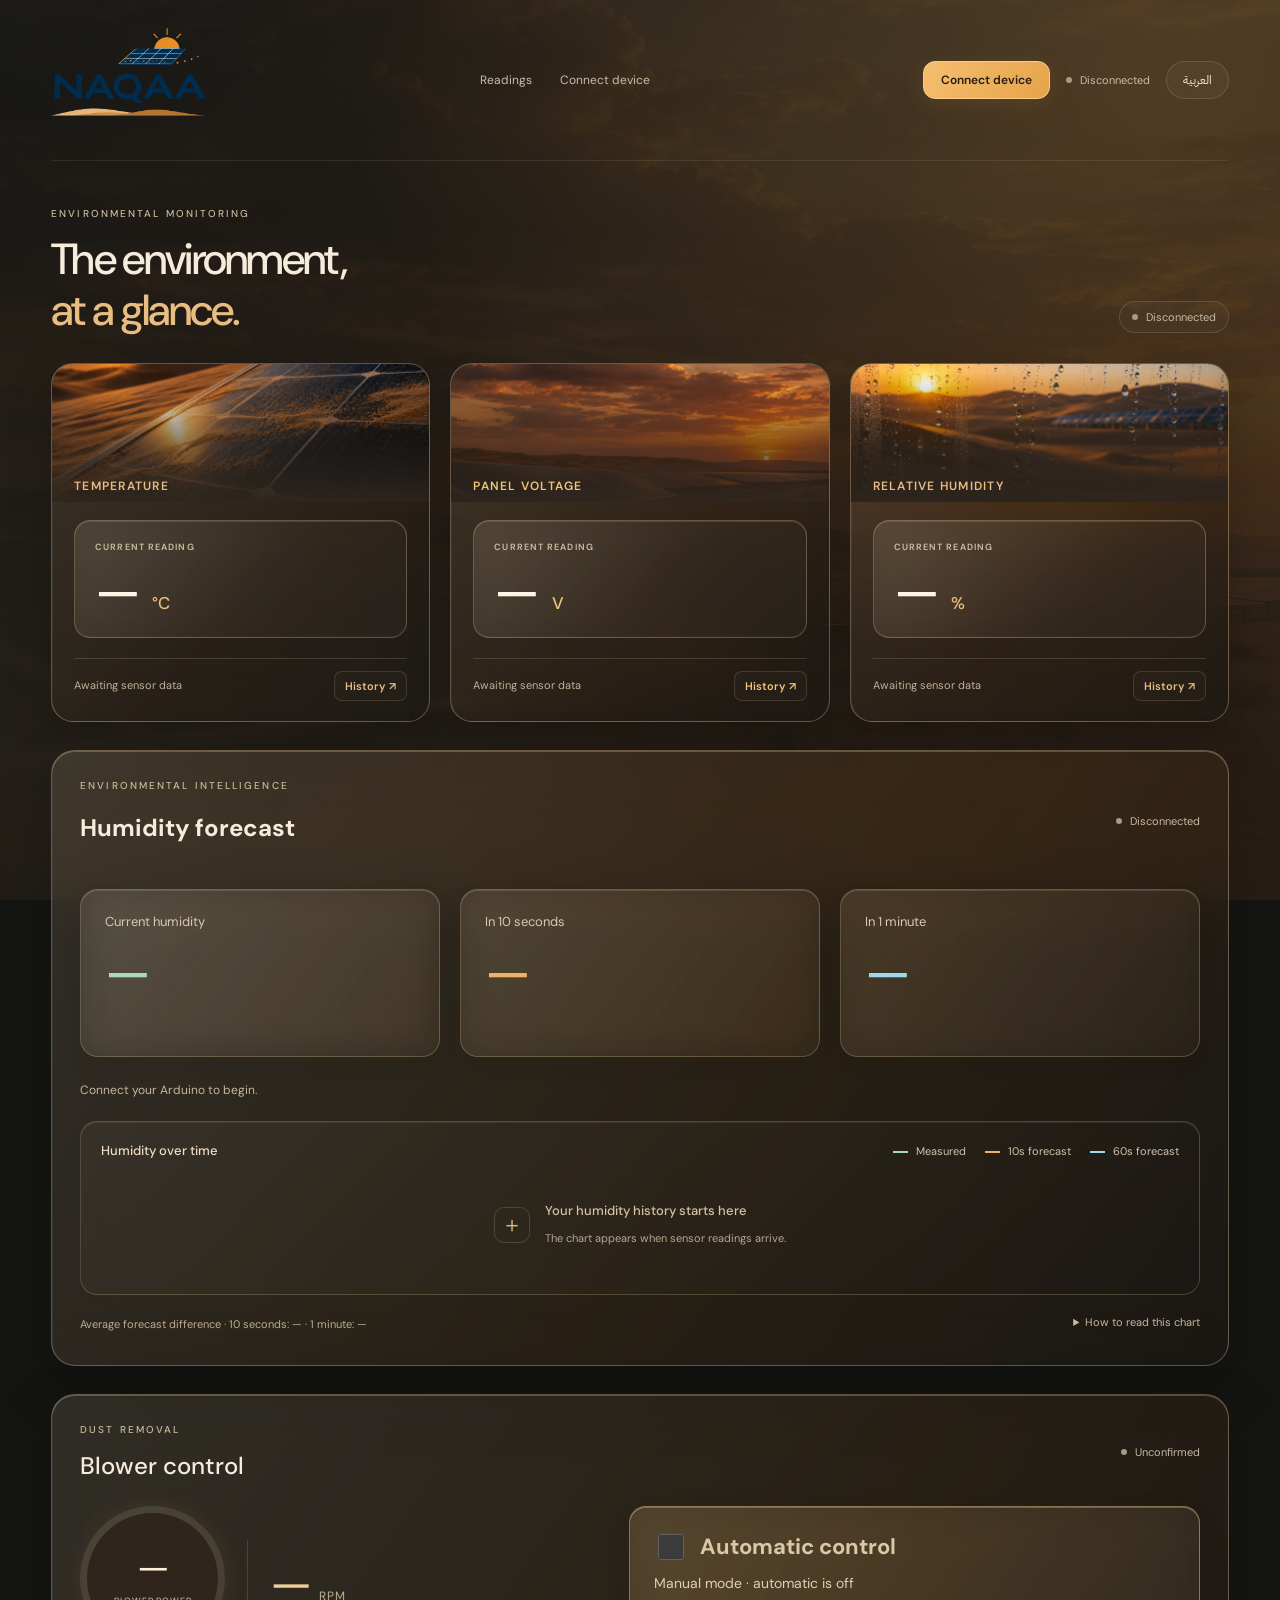
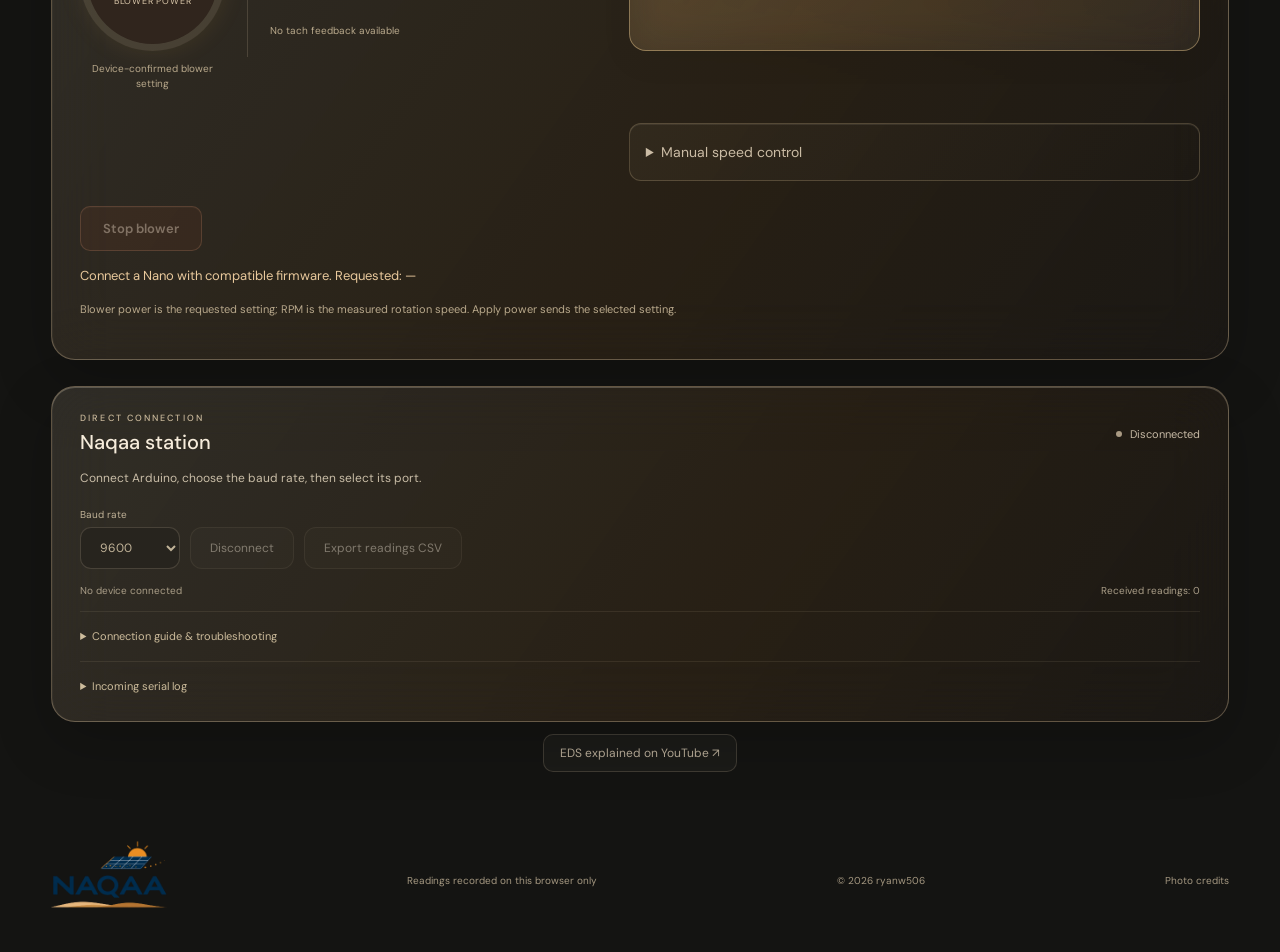
<file: index.html>
<!doctype html>
<html lang="en" dir="ltr"><head><meta charset="utf-8"><meta name="viewport" content="width=device-width, initial-scale=1"><meta name="theme-color" content="#211d19"><meta name="description" content="Naqaa — environmental monitoring from your Arduino sensor."><title>نقاء | Naqaa</title><link rel="stylesheet" href="style.css?v=42"><link href="https://fonts.googleapis.com/css2?family=DM+Sans:wght@400;500;600;700&family=IBM+Plex+Sans+Arabic:wght@400;500;600;700&display=swap" rel="stylesheet"></head>
<body><a class="skip" href="#readings" data-ar="انتقل إلى القراءات" data-en="Skip to readings">انتقل إلى القراءات</a><main>
<header><a class="brand logo-brand" href="#" aria-label="NAQAA"><img src="naqaa-logo-transparent.png" alt="NAQAA"></a><nav><a href="#readings" data-ar="القراءات" data-en="Readings">القراءات</a><a href="#connection" data-ar="توصيل الجهاز" data-en="Connect device">توصيل الجهاز</a></nav><div class="header-actions"><button id="connect" class="primary" data-ar="توصيل الجهاز" data-en="Connect device">توصيل الجهاز</button><span class="state-badge" id="header-state"></span><button id="language" aria-label="Switch language">English</button></div></header>
<section class="dashboard" id="readings"><div class="section-heading"><div><p class="eyebrow" data-ar="محطة الرصد البيئي" data-en="ENVIRONMENTAL MONITORING">ENVIRONMENTAL MONITORING</p><h1 data-ar="البيئة، في لمحة." data-en="The environment,<br><em>at a glance.</em>">The environment,<br><em>at a glance.</em></h1></div><div class="overview-meta"><span class="state-badge" id="overview-state"></span></div></div><div id="cards" class="cards"></div>
<section class="glass blower-panel" id="blower-panel" hidden><div class="connection-heading"><div><p class="eyebrow" data-ar="إزالة الغبار" data-en="DUST REMOVAL">DUST REMOVAL</p><h2 data-ar="التحكم بالمنفاخ" data-en="Blower control">Blower control</h2></div><span id="blower-state" class="state-badge"></span></div><div class="blower-layout"><div class="blower-reading"><strong id="blower-duty">—</strong><span data-ar="قوة التشغيل المؤكدة من الجهاز" data-en="Device-confirmed blower setting">Device-confirmed blower setting</span><div class="blower-rpm"><div><strong id="blower-rpm">—</strong><small>RPM</small></div><span id="blower-rpm-note">No speed feedback</span></div></div><fieldset id="blower-controls" disabled><label for="blower-range" data-ar="قوة التشغيل المطلوبة" data-en="Requested power">Requested power</label><div class="blower-inputs"><input id="blower-range" type="range" min="0" max="100" step="1" value="60"><input id="blower-number" aria-label="Blower power percentage" type="number" min="0" max="100" step="1" value="60"><span>%</span></div><div class="controls"><button class="secondary" id="blower-apply" data-ar="تطبيق النسبة" data-en="Apply power">Apply power</button><button class="primary" id="blower-start" data-ar="تشغيل" data-en="Start">Start</button></div></fieldset></div><button id="blower-stop" class="blower-stop" disabled data-ar="إيقاف المنفاخ" data-en="Stop blower">Stop blower</button><p id="blower-message" role="status" aria-live="polite"></p><p class="blower-note" data-ar="قوة التشغيل هي النسبة المطلوبة للمنفاخ؛ RPM هي سرعة الدوران المقاسة. تطبيق النسبة يرسل قوة التشغيل المختارة." data-en="Blower power is the requested setting; RPM is the measured rotation speed. Apply power sends the selected setting.">Blower power is the requested setting; RPM is the measured rotation speed. Apply power sends the selected setting.</p></section><section id="connection" class="glass connection"><div class="connection-heading"><div><p class="eyebrow" data-ar="اتصال مباشر" data-en="DIRECT CONNECTION">اتصال مباشر</p><h2 data-ar="محطة نقاء" data-en="Naqaa station">محطة نقاء</h2></div><span class="state-badge" id="panel-state"></span></div><p id="storage-message" role="status" hidden></p><p id="connection-message" role="status" aria-live="polite"></p><div class="controls"><label><span data-ar="سرعة الاتصال" data-en="Baud rate">سرعة الاتصال</span><select id="baud"><option>9600</option><option>115200</option><option>57600</option><option>38400</option><option>19200</option><option>4800</option></select></label><button id="disconnect" class="secondary" disabled data-ar="قطع الاتصال" data-en="Disconnect">قطع الاتصال</button><button id="export" class="secondary" disabled data-ar="تنزيل القراءات CSV" data-en="Export readings CSV">تنزيل القراءات CSV</button></div><div class="device-meta"><span id="port-info"></span><span id="sample-count"></span></div><details><summary data-ar="طريقة التوصيل وحل المشاكل" data-en="Connection guide & troubleshooting">طريقة التوصيل وحل المشاكل</summary><ol><li data-ar="افتح هذه الصفحة في Chrome أو Edge على الكمبيوتر. إذا كنت داخل معاينة تطبيق، افتح الرابط في المتصفح مباشرة." data-en="Open this page in desktop Chrome or Edge. If you are inside an app preview, open the URL in the browser directly.">افتح هذه الصفحة في Chrome أو Edge على الكمبيوتر. إذا كنت داخل معاينة تطبيق، افتح الرابط في المتصفح مباشرة.</li><li data-ar="وصّل الأردوينو بسلك USB يدعم البيانات وأغلق Serial Monitor وSerial Plotter في Arduino IDE." data-en="Connect Arduino with a data-capable USB cable. Close Serial Monitor and Serial Plotter in Arduino IDE.">وصّل الأردوينو بسلك USB يدعم البيانات وأغلق Serial Monitor وSerial Plotter في Arduino IDE.</li><li data-ar="طابق سرعة الاتصال مع Serial.begin في كودك، ثم اضغط توصيل واختر منفذ الجهاز." data-en="Match the baud rate to Serial.begin in your firmware, then click Connect and select the device port.">طابق سرعة الاتصال مع Serial.begin في كودك، ثم اضغط توصيل واختر منفذ الجهاز.</li><li data-ar="تُقرأ المخرجات النصية الحالية مثل Temperature = 21.21 وHumidity = 49.80؛ يجب إرسال كل سطر باستخدام Serial.println." data-en="Existing text output such as Temperature = 21.21 and Humidity = 49.80 is supported. Send each line using Serial.println.">تُقرأ المخرجات النصية الحالية مثل Temperature = 21.21 وHumidity = 49.80؛ يجب إرسال كل سطر باستخدام Serial.println.</li></ol><p data-ar="اتصال USB يعرض الجهاز الموصول بهذا الكمبيوتر. مشاهدة نفس البث عن بعد تحتاج بوابة شبكة وخدمة تخزين مشتركة." data-en="USB displays the device attached to this computer. Sharing the same stream remotely requires a network gateway and shared data service.">اتصال USB يعرض الجهاز الموصول بهذا الكمبيوتر. مشاهدة نفس البث عن بعد تحتاج بوابة شبكة وخدمة تخزين مشتركة.</p><a id="standalone" target="_blank" rel="noopener" data-ar="فتح الصفحة في نافذة مستقلة ↗" data-en="Open in a standalone window ↗">فتح الصفحة في نافذة مستقلة ↗</a></details><details><summary data-ar="سجل الاستقبال" data-en="Incoming serial log">سجل الاستقبال</summary><pre id="serial-log" dir="ltr"></pre></details></section></section>
<footer><a class="brand logo-brand" href="#" aria-label="NAQAA"><img src="naqaa-logo-transparent.png" alt="NAQAA"></a><p data-ar="البيانات المسجلة على هذا المتصفح فقط" data-en="Readings recorded on this browser only">Readings recorded on this browser only</p><span class="copyright">© 2026 ryanw506</span><a href="credits.html" data-ar="مصادر الصور" data-en="Photo credits">مصادر الصور</a></footer></main><dialog id="detail" aria-labelledby="detail-title"><button class="close" id="close-detail" autofocus aria-label="Close / إغلاق">×</button><div class="detail-banner"><img id="detail-photo" alt=""><div class="detail-banner-shade"></div><div class="detail-banner-content"><p class="eyebrow" data-ar="سجل المستشعر" data-en="SENSOR HISTORY">SENSOR HISTORY</p><h2 id="detail-title"></h2><p id="detail-updated"></p></div></div><div class="detail-body"><div class="history-header"><h3 data-ar="السجل" data-en="HISTORY">HISTORY</h3><div class="range-tabs" role="group" aria-label="History time range"><button data-minutes="1" aria-pressed="true" data-ar="دقيقة" data-en="1 minute">1 minute</button><button data-minutes="10" aria-pressed="false" data-ar="10 دقائق" data-en="10 minutes">10 minutes</button><button data-minutes="60" aria-pressed="false" data-ar="ساعة" data-en="1 hour">1 hour</button></div></div><div id="chart"></div><div id="stats" class="stats"></div><div class="history-footer"><span id="history-coverage"></span><span id="history-source" data-ar="متوسطات ثانية واحدة · بيانات جهازك" data-en="1-second averages · Device readings">1-second averages · Device readings</span></div></div></dialog><script src="core.js?v=13"></script><script src="history.js?v=9"></script><script src="app.js?v=24"></script><script src="control-core.js?v=1"></script><script src="blower.js?v=20"></script><script src="forecast-model.js?v=1"></script><script src="forecast.js?v=17"></script><script src="presentation.js?v=5"></script></body></html>
</file>
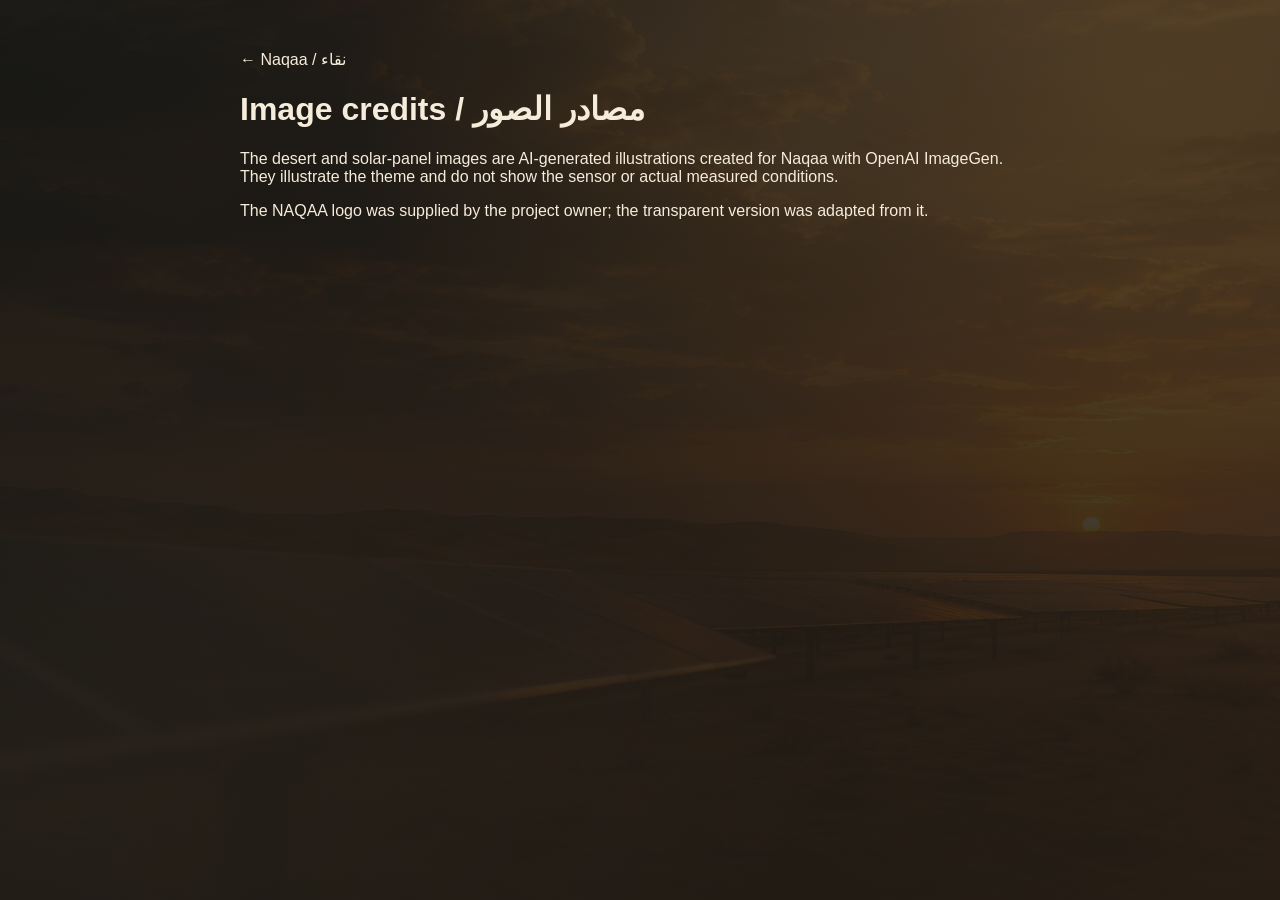
<file: credits.html>
<!doctype html><html lang="en"><head><meta charset="utf-8"><meta name="viewport" content="width=device-width,initial-scale=1"><title>Naqaa — Image credits</title><link rel="stylesheet" href="style.css?v=20"></head><body><main style="padding:50px;max-width:900px"><a href="index.html">← Naqaa / نقاء</a><h1>Image credits / مصادر الصور</h1><p>The desert and solar-panel images are AI-generated illustrations created for Naqaa with OpenAI ImageGen. They illustrate the theme and do not show the sensor or actual measured conditions.</p><p>The NAQAA logo was supplied by the project owner; the transparent version was adapted from it.</p></main></body></html>
</file>
<file: style.css>
:root{color-scheme:dark;--amber:#f6b661;--cream:#f6ecdb;--muted:#b9ad99;--line:#ead7b52b}*{box-sizing:border-box}html{scroll-behavior:smooth;scroll-padding-top:25px}body{margin:0;background:#141412;color:var(--cream);font-family:'DM Sans','IBM Plex Sans Arabic',sans-serif}body:before{content:'';position:fixed;inset:0;z-index:-1;background:linear-gradient(110deg,#171714ef,#292017e0),url('pressure-desert.png') center/cover}body:after{content:'';position:fixed;z-index:-1;inset:0;pointer-events:none;background:radial-gradient(ellipse at 90% 10%,#d29a4430,transparent 50%),radial-gradient(ellipse at 0% 85%,#98765115,transparent 45%)}button,select,a{font:inherit}a{color:inherit;text-decoration:none}button,select{color:inherit;border:1px solid var(--line)}button{cursor:pointer}button:disabled{cursor:not-allowed;opacity:.42}:focus-visible{outline:2px solid var(--amber);outline-offset:5px}.skip{position:absolute;top:-80px;z-index:100;background:#25221b;padding:15px}.skip:focus{top:8px}main{max-width:1460px;margin:auto}header{display:flex;justify-content:space-between;align-items:center;margin:0 4%;padding:24px 0;border-bottom:1px solid #ead7b51a;gap:20px}.brand{font-size:22px;letter-spacing:4px;display:flex;align-items:baseline;gap:15px;font-weight:600}.brand span{font-family:'IBM Plex Sans Arabic',sans-serif;letter-spacing:0;font-size:19px;color:#bcae95;font-weight:400}nav,.header-actions{display:flex;align-items:center;gap:28px}nav{font-size:12px;color:#c9bda9}#language{background:#fff5df09;border-radius:25px;padding:9px 16px;font-size:12px}button:hover:not(:disabled),nav a:hover{color:#ffe2b3}.state-badge{display:inline-flex;align-items:center;gap:8px;font-size:11px;color:#c7baa5;white-space:nowrap}.state-badge:before{content:'';width:6px;height:6px;border-radius:50%;background:#a99a83}.state-badge[data-state=live]:before{background:#afd3a4;box-shadow:0 0 10px #afd3a466;animation:breathe 3s infinite}.state-badge[data-state=error]:before,.state-badge[data-state=stale]:before{background:#ffb46b}.dashboard{padding:46px 4% 20px}.section-heading{display:flex;align-items:end;justify-content:space-between;gap:30px;margin-bottom:32px}.eyebrow{font-size:10px;font-weight:500;letter-spacing:2.1px;color:#cab99b;margin:0 0 14px}.section-heading h1{font-size:clamp(30px,3.4vw,48px);line-height:1.18;letter-spacing:-1.7px;font-weight:500;margin:0}.section-heading em{font-style:normal;color:#e9bd81}.overview-meta{text-align:end;padding-bottom:4px}.overview-meta p{font-size:12px;color:#afa48f;margin:12px 0 0}.cards{display:grid;grid-template-columns:repeat(2,minmax(0,1fr));gap:24px}.card{position:relative;display:block;min-width:0;isolation:isolate;text-align:start;overflow:hidden;border-radius:29px;padding:0;background:linear-gradient(140deg,#fff0d51b,#fff1d906);backdrop-filter:blur(28px) saturate(125%);-webkit-backdrop-filter:blur(28px) saturate(125%);border:1px solid #e8c68c55;box-shadow:inset 0 1px 0 #ffffff35,inset 0 -1px 0 #ffffff0c,0 18px 50px #0003;transition:transform .35s,border-color .35s,box-shadow .35s;animation:arrive .7s both}.card:nth-child(2){animation-delay:.07s}.card:nth-child(3){animation-delay:.14s}.card:nth-child(4){animation-delay:.21s}.card:hover{transform:translateY(-5px);border-color:#e9c88a9a;box-shadow:inset 0 1px 0 #ffffff48,0 25px 55px #0005}.card-visual{height:315px;position:relative;overflow:hidden;z-index:-1}.card-photo{width:100%;height:100%;object-fit:cover;object-position:center 46%;display:block;transition:transform .8s}.card:hover .card-photo{transform:scale(1.035)}.card-visual:after{content:'';position:absolute;inset:0;background:linear-gradient(180deg,transparent 25%,#211e1840 60%,#211e18c9 94%,#211e18e0)}.card-content{position:relative;margin-top:-75px;padding:0 27px 20px}.card-heading{display:flex;justify-content:space-between;align-items:center;gap:15px}.sensor-name{font-size:15px;letter-spacing:1.1px;font-weight:600;margin:0;color:#eed9b2;text-transform:uppercase}.card-trend{font-size:10px;color:#c5b69d;white-space:nowrap}.card-value{display:flex;align-items:baseline;gap:9px;direction:ltr;font-size:55px;letter-spacing:-2.5px;line-height:1.3;font-weight:400;font-variant-numeric:tabular-nums;margin:6px 0 4px;color:#fff4e3;min-height:71px}.card-value small{font-size:16px;letter-spacing:0;color:#c6b394}.card-value.waiting{color:#f3dcb5}.sparkline{height:57px;margin:6px 0 15px;position:relative}.sparkline svg{display:block;width:100%;height:100%}.spark-empty{height:100%;display:flex;align-items:center;color:#b6a78e;font-size:11px;border-bottom:1px solid #d8bd9022}.card-bottom{display:flex;align-items:center;justify-content:space-between;border-top:1px solid #ead7b51d;padding-top:15px;gap:15px}.sensor-state{font-size:10px;color:#bdaf96;line-height:1.6}.details-link{font-size:11px;color:#f4b35b;white-space:nowrap}.value-updated{animation:valueFlash .6s ease-out}.glass{background:linear-gradient(120deg,#fff1d51b,#ffffff05);backdrop-filter:blur(35px) saturate(135%);-webkit-backdrop-filter:blur(35px) saturate(135%);border:1px solid #e8d5b437;box-shadow:inset 0 1px 0 #fff3,0 20px 60px #0002}.connection{border-radius:25px;margin-top:26px;padding:25px 28px}.connection-heading{display:flex;align-items:center;justify-content:space-between}.connection h2{font-size:20px;font-weight:500;margin:0}.connection .eyebrow{margin:0 0 5px;font-size:9px}.connection #connection-message{font-size:12px;line-height:1.8;color:#c9bda7;margin:13px 0 18px}.controls{display:flex;align-items:end;flex-wrap:wrap;gap:10px}.controls label{display:flex;flex-direction:column;gap:6px;font-size:10px;color:#c1b398}select{padding:11px 15px;background:#27241e;border-radius:11px;font-size:12px;min-width:100px}.primary,.secondary{display:inline-flex;align-items:center;justify-content:center;gap:20px;border-radius:12px;padding:12px 19px;font-size:12px;transition:background .2s,transform .2s}.primary{background:linear-gradient(120deg,#f5be70,#e6a449);border:1px solid #f8cd8e;color:#251d12;font-weight:600}.primary:hover:not(:disabled){background:#ffd59a;color:#211b12;transform:translateY(-2px)}.secondary{background:#fff3d50a}.secondary:hover:not(:disabled){background:#fff3d51b}.device-meta{display:flex;justify-content:space-between;gap:15px;font-size:10px;color:#aa9e88;margin-top:15px}.connection details{border-top:1px solid #ead7b516;padding-top:14px;margin-top:14px;font-size:12px;color:#baac93;line-height:1.9}.connection summary{cursor:pointer;color:#cdbc9c;font-size:11px}.connection details a{text-decoration:underline;color:#e7bd7f}.connection details ol{padding-inline-start:22px}.connection details li{padding:4px 0}pre{background:#15151177;border-radius:12px;padding:15px;max-height:170px;overflow:auto;white-space:pre-wrap;word-break:break-all;color:#d2d7be;font-size:11px}#storage-message{font-size:12px;color:#f0bd81}footer{margin:0 4%;padding:22px 0 30px;display:flex;align-items:center;justify-content:space-between;gap:16px;color:#a59881;font-size:10px}footer .brand{font-size:14px;letter-spacing:3px}footer .brand span{font-size:14px}.close{position:absolute;inset-inline-end:17px;top:17px;z-index:5;width:39px;height:39px;border-radius:50%;background:#27221a77;backdrop-filter:blur(15px);border:1px solid #f5ddb54a;color:#fff0d4;font-size:24px}.close:hover{background:#483d2e}dialog{padding:0;isolation:isolate;max-height:94vh;overflow:auto;width:min(1060px,calc(100% - 30px));border:1px solid #e8ce9e55;border-radius:28px;background:linear-gradient(135deg,#302b23ed,#201e19e8);color:#f4ead7;backdrop-filter:blur(40px) saturate(130%);-webkit-backdrop-filter:blur(40px) saturate(130%);box-shadow:inset 0 1px 0 #fff3,0 30px 110px #0008}dialog[open]{animation:openPanel .3s ease-out}dialog::backdrop{background:#12100b99;backdrop-filter:blur(12px)}.detail-banner{height:230px;position:relative}.detail-banner img{height:100%;width:100%;display:block;object-fit:cover;object-position:center 45%}.detail-banner-shade{position:absolute;inset:0;background:linear-gradient(0deg,#29251ef5,#29251e10 85%)}.detail-banner-content{position:absolute;bottom:17px;inset-inline:30px}.detail-banner-content h2{font-size:29px;font-weight:500;letter-spacing:-.8px;margin:0;color:#fff1d8}.detail-banner-content .eyebrow{font-size:9px;margin-bottom:7px;color:#e6c99d}.detail-banner-content p:last-child{font-size:11px;color:#caba9e;margin-bottom:0}.detail-body{padding:15px 30px 25px}.history-header{display:flex;align-items:center;justify-content:space-between;gap:20px}.history-header h3{font-size:11px;font-weight:500;letter-spacing:2px;color:#bead91}.range-tabs{display:flex;gap:4px;padding:4px;border:1px solid #f0d5a72c;border-radius:30px;background:#fff0d507}.range-tabs button{font-size:12px;border:0;background:transparent;padding:8px 16px;border-radius:22px;color:#d3c3a6;transition:background .25s,color .25s}.range-tabs button[aria-pressed=true]{background:#eca548;color:#2b2113}.range-tabs button:hover{background:#e9ba7228;color:#fff}#chart{min-height:280px;margin:22px 0 17px;position:relative}#chart svg{display:block;width:100%;height:280px;overflow:visible;direction:ltr}.chart-empty{min-height:245px;border:1px dashed #d0b7882b;border-radius:17px;display:flex;flex-direction:column;align-items:center;justify-content:center;gap:12px;color:#c6b79e;text-align:center;padding:25px;font-size:14px;background:linear-gradient(120deg,#fff4d904,transparent)}.chart-empty small{font-size:11px;color:#a89b83;max-width:350px;line-height:1.8}.stats{display:grid;grid-template-columns:repeat(3,1fr);gap:12px}.stat{border:1px solid #f0d5a727;background:linear-gradient(120deg,#fff1d511,#fff8e803);border-radius:15px;padding:16px 18px}.stat span{display:block;font-size:11px;color:#c5b397;margin-bottom:6px}.stat strong{font-size:25px;font-weight:400;direction:ltr;display:block;font-variant-numeric:tabular-nums;letter-spacing:-.5px}.stat small{font-size:12px;color:#b5a58b;margin-inline-start:4px}.history-footer{display:flex;justify-content:space-between;gap:15px;margin-top:18px;color:#a99b82;font-size:10px}.history-path{animation:lineReveal .5s ease-out}.sparkline .history-path{animation:none}@keyframes arrive{from{opacity:0;transform:translateY(20px)}to{opacity:1;transform:translateY(0)}}@keyframes openPanel{from{opacity:0;transform:translateY(12px) scale(.985)}to{opacity:1;transform:none}}@keyframes valueFlash{0%{color:#ffd38a;text-shadow:0 0 18px #ffbd6d66}100%{color:#fff4e3;text-shadow:none}}@keyframes lineReveal{from{opacity:0}to{opacity:1}}@keyframes breathe{50%{box-shadow:0 0 3px #afd3a422}}[dir=rtl] .sensor-name{letter-spacing:0;font-size:21px}[dir=rtl] .eyebrow{letter-spacing:0}[dir=rtl] .section-heading h1{letter-spacing:-.5px;line-height:1.5}[dir=rtl] .brand{direction:ltr}@media(max-width:900px){.card-visual{height:275px}.card-content{padding:0 20px 18px;margin-top:-62px}.card-value{font-size:48px}.sensor-name{font-size:12px}.card-trend{font-size:9px}nav{display:none}.section-heading h1{font-size:39px}.overview-meta p{max-width:160px;line-height:1.8}.card-value{min-height:65px}}@media(max-width:600px){header{padding:19px 0}.brand{font-size:18px}.brand span{font-size:17px}.header-actions{gap:12px}#header-state{display:none}.dashboard{padding-top:30px}.section-heading{gap:15px;align-items:start;margin-bottom:25px}.section-heading h1{font-size:30px;letter-spacing:-1px}.eyebrow{font-size:8px;letter-spacing:1.5px}.overview-meta{padding-top:3px}.overview-meta p{display:none}.overview-meta .state-badge{font-size:9px}.cards{grid-template-columns:1fr;gap:19px}.card-visual{height:280px}.card-content{margin-top:-70px;padding:0 22px 20px}.card-value{font-size:50px}.sensor-name{font-size:14px}.card-trend{font-size:10px}.sparkline{height:48px}.connection{padding:22px 19px}.connection h2{font-size:18px}.controls .primary{flex:1}.controls .secondary{font-size:11px;padding:11px 13px}.device-meta{flex-direction:column;gap:5px}footer p{display:none}footer{flex-wrap:wrap}.detail-banner{height:190px}.detail-banner-content{inset-inline:20px}.detail-body{padding:12px 18px 22px}.detail-banner-content h2{font-size:25px}.range-tabs button{font-size:11px;padding:8px 12px}.history-header{gap:8px}.history-header h3{font-size:9px}.stats{gap:7px}.stat{padding:12px 10px}.stat strong{font-size:21px}.stat span{font-size:10px}.history-footer{flex-direction:column;gap:8px}dialog{border-radius:23px}.history-header{margin-top:3px}#chart svg{height:245px}#chart{min-height:245px}}@media(prefers-reduced-motion:reduce){*{animation:none!important;transition:none!important;scroll-behavior:auto!important}}

header #connect{font-size:12px;padding:10px 17px;white-space:nowrap}.header-actions{gap:16px}@media(max-width:650px){header{gap:10px}.header-actions{gap:8px}header #connect{font-size:11px;padding:9px 12px}#language{font-size:11px;padding:8px 10px}.brand{gap:8px;font-size:16px;letter-spacing:2px}.brand span{font-size:14px}}
.blower-panel{margin-top:26px;padding:28px;border-radius:25px}.blower-panel[hidden]{display:none}.blower-panel h2{font-size:24px;font-weight:500;margin:0}.blower-layout{display:grid;grid-template-columns:1fr 2fr;gap:30px;align-items:center;margin:25px 0}.blower-reading strong{display:block;font-size:58px;font-weight:400;font-variant-numeric:tabular-nums}.blower-reading span,.blower-note{font-size:11px;color:#b9a98c;line-height:1.8}.blower-panel fieldset{border:0;margin:0;padding:0;min-width:0}.blower-panel fieldset:disabled{opacity:.4}.blower-panel label{font-size:12px;color:#dac8a7}.blower-inputs{display:flex;gap:14px;align-items:center;margin:18px 0}.blower-inputs input[type=range]{flex:1;min-width:0;accent-color:#efb363}.blower-inputs input[type=number]{width:76px;padding:10px;border:1px solid #e9d3a94d;border-radius:10px;background:#fff1d50b;color:#f6e8d0;font:inherit}.blower-stop{padding:13px 22px;border-radius:12px;background:#a24a242a;border:1px solid #d8945966;color:#ffd5ac;font-size:13px}.blower-stop:hover:not(:disabled){background:#a24a2450}#blower-message{font-size:13px;line-height:1.8;color:#e9c99c}@media(max-width:650px){.blower-panel{padding:22px 19px}.blower-layout{grid-template-columns:1fr;gap:20px}.blower-reading strong{font-size:44px}}
.blower-rpm{border-top:1px solid #ead7b52b;margin-top:18px;padding-top:16px}.blower-rpm>div{display:flex;gap:10px;align-items:baseline;direction:ltr}.blower-rpm strong{font-size:35px;color:#eec58f}.blower-rpm small{font-size:13px;color:#bdaf96}.blower-rpm>span{font-size:10px}

/* Local humidity model, using the dashboard's existing glass surface. */
.forecast-panel{padding:32px;margin:28px 0;border-radius:30px}
.forecast-values{display:grid;grid-template-columns:1fr 1fr;gap:24px;margin:26px 0}
.forecast-values>div{display:flex;flex-direction:column;gap:12px;padding:22px;border:1px solid #f5d6a322;border-radius:20px;background:#ffffff04}
.forecast-values span{color:#d2c3ac;font-size:15px}
.forecast-values strong{font-size:clamp(34px,5vw,58px);font-weight:500;line-height:1.1;font-variant-numeric:tabular-nums}
.forecast-prediction{background:linear-gradient(130deg,#efb36314,#ffffff04)!important}
.forecast-prediction strong{color:#efb363}
#forecast-message{color:#d2c3ac;min-height:24px;line-height:1.6}
@media(max-width:600px){.forecast-panel{padding:22px}.forecast-values{gap:12px}.forecast-values>div{padding:16px}.forecast-panel .connection-heading{align-items:flex-start;gap:15px;flex-wrap:wrap}}
.forecast-values{grid-template-columns:repeat(3,minmax(0,1fr))}.forecast-values small{font-size:12px;color:#c5b69d}.forecast-prediction.short strong{color:#a9d7bf}.forecast-legend{display:flex;gap:20px;flex-wrap:wrap;color:#d2c3ac;font-size:12px;margin-top:24px}.forecast-legend span:before{content:'';display:inline-block;background:var(--key);width:18px;height:3px;vertical-align:middle;margin-inline-end:8px}.forecast-chart{height:250px;margin-top:12px}.forecast-chart svg{width:100%;height:100%}.auto-controls{display:flex;flex-direction:column;gap:10px;margin-bottom:20px;color:#d2c3ac;font-size:13px}.auto-controls label{display:flex;align-items:center;gap:10px}.auto-controls input{accent-color:#efb363;width:18px;height:18px}@media(max-width:650px){.forecast-values{grid-template-columns:1fr}.forecast-chart{height:200px}}
.auto-controls{padding:24px;border:1px solid #e8c68c80;border-radius:20px;background:linear-gradient(125deg,#efb36324,#fff6e90a);box-shadow:inset 0 1px #fff4}.auto-controls[data-active=true]{border-color:#eeb56c;box-shadow:0 0 28px #e8a84c24,inset 0 1px #fff5}.auto-controls label{font-size:20px;font-weight:700;cursor:pointer}.auto-controls input{width:26px;height:26px}.auto-controls span#auto-policy{font-size:14px;line-height:1.5}.manual-controls{padding:16px;border:1px solid #e8d5b42b;border-radius:16px}.manual-controls summary{cursor:pointer;font-size:14px;color:#d7c5a8}.manual-controls fieldset{margin-top:18px}.blower-layout{align-items:start}
/* Reading cards: clearer measurements and a quieter image treatment. */
.card-visual{height:235px}.card-visual:after{background:linear-gradient(180deg,transparent 12%,#211e184a 50%,#211e18eb 95%)}
.card-content{margin-top:-66px;padding:0 27px 22px}.sensor-name{font-size:16px;letter-spacing:.9px}.card-value{font-size:clamp(45px,4.5vw,58px);margin:4px 0 10px}.card-value small{font-size:17px}.sparkline-caption{font-size:9px;font-weight:600;letter-spacing:1.2px;color:#c7b79a;margin-top:15px}.sparkline{height:48px;margin:4px 0 12px}.spark-empty{font-size:12px;line-height:1.4}.sensor-state,.details-link{font-size:12px}.card-bottom{padding-top:14px}.card-trend{font-size:11px}
@media(max-width:650px){.card-visual{height:190px}.card-content{padding-inline:22px}.card-value{font-size:48px}}
@media(prefers-reduced-motion:reduce){*,*:before,*:after{animation-duration:.01ms!important;animation-iteration-count:1!important;scroll-behavior:auto!important;transition-duration:.01ms!important}}
/* Refined reading cards and a device-confirmed duty indicator. */
.card{border-radius:24px;background:linear-gradient(145deg,#ffffff18,#1a1713bf)}
.card-visual{height:175px}.card-visual:after{background:linear-gradient(180deg,#19161208,#19161273 70%,#201b17f5)}
.card-content{margin-top:-42px;padding:0 25px 22px}.card-heading{min-height:28px}.sensor-name{font-size:14px;color:#f4d9ad;letter-spacing:1.3px}
.card-value{font-size:clamp(48px,5vw,66px);line-height:1.15;min-height:65px;margin:12px 0 16px;color:#fff7eb}.card-value small{font-size:18px;color:#ddb980}
.sparkline-caption{display:flex;align-items:center;gap:8px;font-size:10px;color:#c9bba3;letter-spacing:1px}.sparkline-caption:before{content:'';width:6px;height:6px;border-radius:50%;background:#e9af64}.sparkline{height:48px;margin:6px 0 12px}.card-bottom{border-top:1px solid #ead7b530}.details-link{color:#ffd092;font-weight:600}
.blower-layout{grid-template-columns:minmax(230px,.7fr) minmax(260px,1.3fr);align-items:start}.duty-gauge{--duty:0;width:152px;aspect-ratio:1;border-radius:50%;display:grid;place-items:center;background:conic-gradient(#efb363 calc(var(--duty)*1%),#f9dcad26 0);padding:7px;margin-bottom:16px;box-shadow:0 0 26px #f0ad5516}.duty-gauge[data-fresh=false]{background:#f9dcad20}.duty-gauge-inner{width:100%;height:100%;border-radius:50%;display:flex;flex-direction:column;align-items:center;justify-content:center;background:#30251d}.duty-gauge-inner span{font-size:37px;line-height:1;color:#fff0da;letter-spacing:-1.5px}.duty-gauge-inner small{font-size:9px;letter-spacing:.8px;color:#d8c6a9;margin-top:9px}.blower-reading>strong{display:none}.blower-reading>span{font-size:12px}.blower-rpm{max-width:220px}.auto-controls{min-height:130px;justify-content:center}.manual-controls{grid-column:2}.auto-controls[data-active=true]{background:linear-gradient(130deg,#efb36332,#fff8e80b)}
@media(max-width:650px){.card-visual{height:155px}.card-content{padding-inline:20px}.card-value{font-size:52px}.blower-layout{grid-template-columns:1fr}.manual-controls{grid-column:auto}.duty-gauge{width:130px}.auto-controls{min-height:110px}}

/* NAQAA mark integrated into the original dark header. */
.logo-brand{position:relative;display:block;width:156px;height:86px;padding:0;border:0;background:transparent;box-shadow:none;overflow:hidden;flex:none}.logo-brand img{position:absolute;inset:50% auto auto 50%;width:246px;height:auto;max-width:none;transform:translate(-50%,-50%);filter:drop-shadow(0 1px 1px #fff9)}footer .logo-brand{width:116px;height:64px}footer .logo-brand img{width:184px}@media(max-width:650px){.logo-brand{width:126px;height:70px}.logo-brand img{width:200px}}
.logo-brand{background:radial-gradient(ellipse closest-side,#f6e6cbd9,transparent 100%)}/* Warm monochrome mark on the dark surface, with no frame or glow. */
.logo-brand{background:transparent}.logo-brand img{filter:brightness(0) saturate(100%) invert(81%) sepia(24%) saturate(742%) hue-rotate(331deg) brightness(101%) contrast(96%)}
.logo-brand{background:transparent;overflow:visible}.logo-brand img{filter:none;mix-blend-mode:normal}.logo-brand:before{content:'';position:absolute;inset:7px 0;border-radius:50%;background:#f6e9d7;opacity:.95}footer .logo-brand:before{inset:6px 0}
/* A light header surface keeps the original navy-and-orange logo legible. */
header{background:#f4e8d9;border-radius:0 0 20px 20px;padding:12px 22px;border-bottom:0}header nav,header .state-badge{color:#304b5a}header #language{color:#173b55;background:#ffffff99;border-color:#264a5b44}.logo-brand:before{display:none}.logo-brand{overflow:hidden}.logo-brand img{filter:none;mix-blend-mode:normal}header nav a:hover{color:#a95f1e}
/* Dark-header mark: original colored panel and dunes, light wordmark. */
header{background:transparent;border-radius:0;padding:24px 0;border-bottom:1px solid #ead7b51a}header nav,header .state-badge{color:#c9bda9}header #language{color:#f6ecdb;background:#fff5df09;border-color:#ead7b52b}.logo-brand{position:relative;background:none;border:0;box-shadow:none;overflow:hidden}.logo-brand:before{display:none}.logo-brand img.logo-art{filter:none;mix-blend-mode:normal;clip-path:polygon(0 0,100% 0,100% 42%,0 42%,0 70%,100% 70%,100% 100%,0 100%)}.logo-brand .logo-wordmark{position:absolute;inset-inline:0;top:43%;text-align:center;font-family:'DM Sans',sans-serif;font-size:29px;line-height:1;font-weight:700;letter-spacing:-1.1px;color:#f4dfc0}.logo-brand img{top:50%}footer .logo-brand .logo-wordmark{font-size:22px}header nav a:hover{color:#ffe2b3}@media(max-width:650px){header{padding:16px 0}.logo-brand .logo-wordmark{font-size:23px}}
/* Match the wordmark to the site's existing sand-gold accent. */
.logo-brand .logo-wordmark{color:#e9bd81}
.logo-brand .logo-wordmark{color:#083257}
.logo-brand img{filter:none;clip-path:none;mix-blend-mode:normal}
/* Keep the whole sun and dunes inside the logo viewport. */
.logo-brand{height:112px}footer .logo-brand{height:84px}@media(max-width:650px){.logo-brand{height:92px}}

/* Center the voltage card beneath the two readings on wider screens. */
@media (min-width: 601px) {
  .cards .card[data-sensor="2"] { grid-column: 1 / -1; width: calc((100% - 24px) / 2); justify-self: center; }
}

/* Exhibition dashboard: three balanced glass cards, with a circular reading. */
.cards{grid-template-columns:repeat(3,minmax(0,1fr));gap:20px}
.cards .card[data-sensor="2"]{grid-column:auto;width:auto;justify-self:stretch}
.card{position:relative;overflow:hidden;min-width:0;border-radius:26px;text-align:start;background:linear-gradient(145deg,rgba(77,59,41,.77),rgba(27,24,21,.94));border:1px solid rgba(239,204,148,.28);box-shadow:inset 0 1px rgba(255,242,220,.15),0 18px 48px rgba(0,0,0,.16);transition:transform .25s ease,border-color .25s ease,box-shadow .25s ease}
.card:hover{transform:translateY(-4px);border-color:#efbd7799;box-shadow:inset 0 1px #fff3,0 22px 54px #0005}
.card:focus-visible{outline:2px solid #ffd293;outline-offset:4px}
.card-visual{height:152px}.card-visual:after{background:linear-gradient(180deg,#1d18110a,#231d16c9 80%,#2b231cf2)}
.card-content{position:relative;margin-top:-32px;padding:0 24px 21px}
.card-heading{position:relative;display:flex;justify-content:space-between;align-items:center;gap:8px;min-height:30px}
.sensor-name{margin:0;font-size:12px;letter-spacing:1.2px;color:#f4dcba}.card-trend{font-size:11px;white-space:nowrap;color:#e6c89e}
.reading-orbit{position:relative;display:flex;flex-direction:column;align-items:center;justify-content:center;margin:22px auto 19px;width:min(100%,190px);aspect-ratio:1;border-radius:50%;border:1px solid #efc58a73;background:radial-gradient(circle at 30% 23%,#fff4df16,transparent 48%),linear-gradient(145deg,#533c2a99,#1c1a18aa);box-shadow:inset 0 0 0 7px #fff4e807,inset 0 1px 12px #fff4e80a,0 10px 30px #0002}
.reading-orbit:before{content:"";position:absolute;inset:9px;border:1px solid #f5d4a124;border-radius:50%;pointer-events:none}
.card-value{position:relative;min-height:0;margin:0;line-height:1;white-space:nowrap;font-size:clamp(36px,3.8vw,53px);letter-spacing:-2px;font-variant-numeric:tabular-nums}.card-value small{margin-inline-start:4px;font-size:16px;letter-spacing:0;color:#e5bb80}
.reading-caption{margin-top:12px;color:#c8b89e;font-size:9px;letter-spacing:1.15px;font-weight:600}
.sparkline-caption{margin-top:0}.sparkline{height:48px;margin:8px 0 10px}.card-bottom{display:flex;align-items:center;justify-content:space-between;gap:10px;padding-top:14px}.sensor-state{line-height:1.4}.details-link{white-space:nowrap}
@media(max-width:900px) and (min-width:601px){.cards{grid-template-columns:repeat(2,minmax(0,1fr))}.cards .card[data-sensor="2"]{grid-column:1/-1;width:calc((100% - 20px)/2);justify-self:center}}
@media(max-width:600px){.cards{grid-template-columns:1fr;gap:16px}.cards .card[data-sensor="2"]{grid-column:auto;width:auto}.card-content{padding-inline:20px}.card-visual{height:135px}.reading-orbit{width:168px;margin:17px auto}.card-value{font-size:46px}}
@media(prefers-reduced-motion:reduce){.card{transition:none}.card:hover{transform:none}}

@media(min-width:901px){.cards .card[data-sensor="0"]{order:0}.cards .card[data-sensor="2"]{order:1}.cards .card[data-sensor="1"]{order:2}}

/* A clean rectangular reading surface for the exhibition dashboard. */
.card{background:linear-gradient(145deg,rgba(65,48,35,.90),rgba(27,24,21,.96));border-color:#dfbd8c47}
.card-visual{height:174px}.card-visual:after{background:linear-gradient(180deg,#21180c05 10%,#211a14aa 75%,#2e241cf5)}
.card-content{margin-top:-34px;padding:0 24px 22px}
.card-heading{min-height:32px}.sensor-name{font-size:13px;letter-spacing:1.15px}
.reading-orbit{width:auto;aspect-ratio:auto;min-height:126px;margin:20px 0 23px;padding:20px 21px;display:flex;align-items:flex-start;justify-content:center;gap:9px;border-radius:16px;border:1px solid #e8c28a38;background:linear-gradient(125deg,#fff0d40d,#f3b56c09 60%,#fff0d402);box-shadow:inset 0 1px #fff2}
.reading-orbit:before{display:none}.card-value{font-size:clamp(40px,4vw,57px);letter-spacing:-1.8px}.reading-caption{order:-1;margin:0;color:#c7b292;font-size:9px;letter-spacing:1.2px}
.sparkline-caption{font-size:10px}.sparkline{height:50px}.card-bottom{border-top:1px solid #ead7b52b}
.section-heading h1{letter-spacing:-1.7px}.forecast-panel,.blower-panel,.connection{box-shadow:inset 0 1px #fff2,0 18px 55px #0002}
@media(max-width:600px){.card-visual{height:145px}.reading-orbit{min-height:108px;margin:16px 0 20px;padding:17px 19px}.card-value{font-size:48px}}

.sparkline[hidden],.sparkline-caption[hidden]{display:none}

/* Exhibition polish: compact measurements and clearer control hierarchy. */
.section-heading{margin-bottom:26px}.section-heading h1{font-size:clamp(31px,3.4vw,46px);line-height:1.18}.section-heading .eyebrow{margin-bottom:14px}
.card{--sensor-accent:#e8bc83;--sensor-tint:#f4be7210;border-radius:22px;background:linear-gradient(145deg,#49392bc9,#211e1bea);backdrop-filter:blur(24px);-webkit-backdrop-filter:blur(24px)}
.card[data-sensor="1"]{--sensor-accent:#e8bc83;--sensor-tint:#f4be7210;border-color:#dfbd8c47}
.card[data-sensor="2"]{--sensor-accent:#f1c579;--sensor-tint:#f1c57910}
.card-visual{height:138px}.card-visual:after{background:linear-gradient(180deg,#241c1100 5%,#27201a99 65%,#2e261ef5)}
.card-content{padding:0 22px 20px;margin-top:-32px}.sensor-name{color:var(--sensor-accent);font-size:12px;letter-spacing:1.25px}.card-trend{font-size:10px;color:#d5c5af}
.reading-orbit{margin:18px 0 20px;min-height:118px;padding:18px 20px;border-radius:13px;border:0;border-inline-start:2px solid var(--sensor-accent);background:linear-gradient(115deg,var(--sensor-tint),#fff3db03);box-shadow:none;gap:13px}
.card-value{font-size:clamp(39px,4vw,56px);font-weight:500;color:#fff5e5}.card-value small{font-size:17px;color:var(--sensor-accent)}.reading-caption{font-size:9px;color:#cfc0a9;letter-spacing:1.1px}
.sparkline-caption{font-size:9px;color:#b9aa93}.sparkline-caption:before{background:var(--sensor-accent);width:4px;height:4px}.sparkline{margin-bottom:12px}.sensor-state{font-size:11px;color:#c0b199}.details-link{font-size:11px;display:inline-flex;align-items:center;padding:7px 10px;border:1px solid #eacb9b29;border-radius:8px;color:var(--sensor-accent);background:#ffebcb05}.card-bottom{padding-top:12px}
.forecast-panel,.blower-panel,.connection{border-radius:24px;border-color:#ebc58d30;background:linear-gradient(130deg,#54412c99,#28221ccf);backdrop-filter:blur(28px);-webkit-backdrop-filter:blur(28px)}
.forecast-panel{padding:28px}.forecast-values{gap:16px;margin:24px 0}.forecast-values>div{border-radius:15px;padding:21px;background:#1b191626;border-color:#ead4b328}.forecast-values strong{font-size:clamp(32px,4vw,50px)}
.blower-panel{padding:28px}.auto-controls{padding:24px;border-radius:17px;border-color:#efbe7880;background:linear-gradient(125deg,#edaf5525,#fff4df06)}.auto-controls label{font-size:22px;gap:13px}.auto-controls span#auto-policy{font-size:14px;color:#e1cfb1}.manual-controls{background:#15120f19;border-color:#e8d5b42b;border-radius:12px}.manual-controls summary{padding:3px 0;color:#cbbca5}.blower-stop{border-radius:10px}.blower-rpm strong{font-variant-numeric:tabular-nums}
#connect{box-shadow:0 4px 22px #e8a14420}.overview-meta .state-badge{padding:8px 12px;border:1px solid #ead7b529;border-radius:30px;background:#fff0d507}
@media(max-width:600px){.section-heading h1{font-size:31px}.card-visual{height:130px}.reading-orbit{min-height:109px}.card-value{font-size:48px}.forecast-panel,.blower-panel{padding:21px}.auto-controls label{font-size:20px}.forecast-values>div{padding:18px}}

/* History dialog: chart, then three aligned summary measurements. */
dialog{width:min(980px,calc(100% - 32px));border-color:#e9c28b66;background:linear-gradient(135deg,#322a22fa,#211e1bfa)}
.detail-banner{height:180px}.detail-banner-content{inset-inline:28px;bottom:20px}.detail-banner-content h2{font-size:28px}.detail-body{padding:22px 28px 26px}.history-header{gap:16px;margin-bottom:15px}.history-header h3{letter-spacing:1.5px;font-size:11px}.range-tabs{background:#17141040;border:1px solid #e4c89f26;padding:4px;border-radius:12px}.range-tabs button{border-radius:9px;padding:9px 14px}.range-tabs button[aria-pressed=true]{background:#e8b569;color:#261c12;box-shadow:0 2px 10px #0002}
#chart{margin-bottom:18px}.stats{gap:12px}.stat{padding:19px 20px;border-radius:13px;background:#fff0d407;border-color:#e8c89b30}.stat span{font-size:12px;margin-bottom:10px}.stat strong{font-size:31px;font-weight:500;line-height:1.25;color:#fff1da}.stat small{font-size:13px}.history-footer{margin-top:18px;gap:12px;line-height:1.6}
/* Applied PWM and measured RPM sit beside each other. */
.blower-layout{grid-template-columns:minmax(330px,.95fr) minmax(260px,1.05fr);gap:32px}
.blower-reading{display:grid;grid-template-columns:145px minmax(0,1fr);column-gap:22px;align-items:center}.duty-gauge{grid-column:1;grid-row:1;width:145px;margin:0 0 10px}.blower-reading>span{grid-column:1;grid-row:2;text-align:center;line-height:1.5;font-size:10px}.blower-rpm{grid-column:2;grid-row:1/3;border-top:0;border-inline-start:1px solid #ead7b52b;margin:0;padding:18px 0;padding-inline-start:22px;max-width:none;min-width:0}.blower-rpm>div{gap:7px;flex-wrap:wrap}.blower-rpm strong{font-size:clamp(32px,3.8vw,48px);line-height:1.1;color:#f0cf9b}.blower-rpm small{font-size:12px;letter-spacing:1px}.blower-rpm>span{display:block;margin-top:12px;font-size:10px;line-height:1.65}
.blower-stop{border:1px solid #d88d6c99;background:#9e482b40;color:#ffe0ca;font-size:13px;font-weight:600;padding:13px 22px;box-shadow:inset 0 1px #ffddbd12}.blower-stop:hover:not(:disabled){background:#b65c3a70;border-color:#f0a582}.blower-stop:focus-visible{outline:2px solid #ffc698;outline-offset:4px}.blower-stop:disabled{opacity:.4;cursor:not-allowed}
/* Presentation view enlarges the content and folds technical explanations. */
.overview-meta{display:flex;align-items:center;gap:12px;flex-wrap:wrap;justify-content:flex-end}.presentation-toggle{display:inline-flex;align-items:center;gap:8px;padding:9px 13px;border:1px solid #ebc68d50;border-radius:10px;background:#fff0d409;color:#ead6b5;font:inherit;font-size:11px;cursor:pointer}.presentation-toggle:before{content:'';width:12px;height:9px;border:1px solid currentColor;border-radius:2px;box-shadow:0 3px 0 -2px currentColor}.presentation-toggle:hover{background:#e6b9781c}.presentation-toggle[aria-pressed=true]{background:#e8b569;color:#291f14;border-color:#f1c780}.presentation-toggle:focus-visible{outline:2px solid #ffd293;outline-offset:3px}
.presentation-view .section-heading{margin-top:20px}.presentation-view .section-heading h1{font-size:32px}.presentation-view .section-heading .eyebrow{display:none}.presentation-view .card-value{font-size:clamp(48px,4.7vw,68px)}.presentation-view .forecast-values strong{font-size:clamp(40px,4.6vw,64px)}.presentation-view #connection details,.presentation-view #connection .device-meta,.presentation-view .blower-note,.presentation-view footer{display:none}.presentation-view #forecast-error{display:block}.presentation-view .connection{padding:22px 28px}.presentation-view .connection .eyebrow{display:none}
@media(max-width:900px){.blower-layout{grid-template-columns:1fr}.manual-controls{grid-column:auto}.blower-reading{max-width:440px}.overview-meta{gap:8px}.presentation-toggle{font-size:10px}}
@media(max-width:600px){.detail-banner{height:140px}.detail-banner-content{inset-inline:20px}.detail-body{padding:18px 16px 22px}.detail-banner-content h2{font-size:24px}.history-header{gap:10px;flex-wrap:wrap}.range-tabs button{padding:8px 12px}.stat{padding:14px 10px}.stat strong{font-size:23px}.stat span{font-size:10px}.stat small{font-size:10px}.stats{gap:7px}.blower-reading{grid-template-columns:130px minmax(0,1fr);gap:10px 16px}.duty-gauge{width:130px}.blower-rpm{padding-inline-start:16px}.overview-meta{flex-direction:column;align-items:flex-end}.presentation-view .card-value{font-size:52px}.presentation-view .forecast-values strong{font-size:44px}}

@media(max-width:600px){
 header{flex-wrap:wrap;gap:12px}.header-actions{gap:8px;flex-wrap:wrap}#header-state{display:none}
 .section-heading{flex-direction:column;gap:17px}.section-heading>div{min-width:0;max-width:100%}.overview-meta{width:100%;flex-direction:row;align-items:center;justify-content:space-between;text-align:start}
 .connection-heading{flex-wrap:wrap;gap:12px}.forecast-panel,.blower-panel,.connection{min-width:0}.history-footer{flex-wrap:wrap}#chart svg{max-width:100%}
}


/* Fullscreen site showcase: all sections remain in a continuous vertical flow. */
body.presentation-view{overflow:hidden}
.presentation-view main{height:100dvh;display:flex;flex-direction:column;max-width:1600px}
.presentation-view header{flex-shrink:0;margin:0 4%;padding:6px 0;min-height:76px}.presentation-view header nav{display:none}.presentation-view header .logo-brand{height:92px;width:132px}.presentation-view header .logo-brand img{width:200px}
.presentation-view .dashboard{margin:0;padding:20px 4% 36px;flex:1;min-height:0;overflow-y:auto;overflow-x:hidden;scroll-behavior:smooth;scroll-snap-type:y proximity;scroll-padding-top:20px;overscroll-behavior-y:contain;scrollbar-width:thin;scrollbar-color:#d7af7055 transparent;outline:none}
.presentation-view .showcase-section{min-height:calc(100% - 20px);height:auto;box-sizing:border-box;scroll-snap-align:start;scroll-margin-top:0;margin:0 0 32px;padding:28px;overflow:visible}
.presentation-view .showcase-section:last-child{margin-bottom:0}.presentation-view .presentation-overview{padding:12px 0 28px;display:flex;flex-direction:column;justify-content:center}
.presentation-view .section-heading{margin-top:0;margin-bottom:25px}.presentation-view .section-heading h1{font-size:clamp(28px,3vw,42px)}.presentation-view .overview-meta{padding:0}
.presentation-view .card-visual{height:clamp(100px,18vh,170px)}.presentation-view .reading-orbit{margin:15px 0;min-height:115px}.presentation-view .card-value{font-size:clamp(45px,5vw,70px)}
.presentation-view .forecast-panel .eyebrow,.presentation-view .blower-panel .eyebrow{display:block}.presentation-view .forecast-values{margin:20px 0;gap:18px}.presentation-view .forecast-values>div{padding:18px 22px}.presentation-view .forecast-values strong{font-size:clamp(40px,4.5vw,64px)}.presentation-view .forecast-chart{height:clamp(170px,30vh,350px)}
.presentation-view #forecast-error,.presentation-view #forecast-note,.presentation-view #blower-panel>.blower-note{display:block}.presentation-view #forecast-note,.presentation-view #blower-panel>.blower-note{max-width:950px}
.presentation-view .blower-layout{margin:30px 0;grid-template-columns:minmax(330px,.9fr) minmax(300px,1.1fr)}.presentation-view .auto-controls{min-height:145px}.presentation-view #connection .eyebrow{display:block}.presentation-view #connection details,.presentation-view #connection .device-meta{display:none}
.presentation-view .connection h2,.presentation-view .blower-panel h2,.presentation-view #forecast-title{font-size:30px}.presentation-view .connection .controls{margin-top:30px}.presentation-view .connection #connection-message{font-size:18px;line-height:1.7}
@media(max-width:900px){.presentation-view .blower-layout{grid-template-columns:1fr}}
@media(max-width:600px){.presentation-view .showcase-section{padding:22px 17px}.presentation-view .presentation-overview{padding:10px 0 24px}.presentation-view .section-heading h1{font-size:28px}.presentation-view .card-value{font-size:50px}.presentation-view .dashboard{scroll-snap-type:none}}
@media(prefers-reduced-motion:reduce){.presentation-view .dashboard{scroll-behavior:auto;scroll-snap-type:none}}

/* Keep device tools compact beneath the blower in showcase view. */
.presentation-view .showcase-controls{padding:0;display:flex;flex-direction:column;gap:18px}
.presentation-view .showcase-controls .blower-panel{margin:0;padding:26px 28px}
.presentation-view .showcase-controls .connection{margin:0;padding:20px 28px;min-height:0}
.presentation-view .showcase-controls .connection .eyebrow{display:none}
.presentation-view .showcase-controls .connection h2{font-size:20px}
.presentation-view .showcase-controls .connection .connection-heading{gap:12px}
.presentation-view .showcase-controls .connection #connection-message{font-size:14px;line-height:1.6;margin:12px 0}
.presentation-view .showcase-controls .connection .controls{margin-top:12px;gap:12px}
@media(max-width:600px){.presentation-view .showcase-controls .blower-panel{padding:22px 17px}.presentation-view .showcase-controls .connection{padding:20px 17px}}

/* Humidity forecast: a compact measurement strip above the main plot. */
.forecast-panel{padding:28px;border-radius:24px}
.forecast-values,.presentation-view .forecast-values{gap:0;margin:25px 0 18px;padding:4px 0 8px;grid-template-columns:repeat(3,minmax(0,1fr))}
.forecast-values>div,.presentation-view .forecast-values>div{position:relative;border:0;border-radius:0;background:none;padding:8px 26px;gap:13px;min-width:0}
.forecast-values>div:first-child{padding-inline-start:0}.forecast-values>div+div{border-inline-start:1px solid #e5c28f32}
.forecast-values span{font-size:13px;color:#d8c9b2}.forecast-values strong,.presentation-view .forecast-values strong{font-size:clamp(36px,4vw,58px);font-weight:500;letter-spacing:-1.7px}
#forecast-current{color:#a9d7bf}#forecast-short{color:#efb363}#forecast-value{color:#9cdaeb}
.forecast-values small{font-size:11px;color:#ad9e88;min-height:17px}
#forecast-message{font-size:12px;margin:5px 0 21px;min-height:0;color:#c8b79b;line-height:1.7}
.forecast-plot{border:1px solid #ead7b523;border-radius:17px;padding:20px 20px 12px;background:linear-gradient(145deg,#201c182d,#15141133)}
.forecast-plot-heading{display:flex;align-items:center;justify-content:space-between;gap:16px;flex-wrap:wrap}.forecast-plot-heading h3{font-size:13px;font-weight:500;margin:0;color:#efddc1}.forecast-legend{font-size:11px;margin:0;gap:19px}.forecast-legend span:before{width:15px;height:2px}
.forecast-chart,.presentation-view .forecast-chart{height:280px;margin-top:20px}.forecast-panel[data-has-history=false] .forecast-chart{height:115px;margin-top:8px}
.forecast-empty{height:100%;display:flex;align-items:center;justify-content:center;gap:15px;color:#b8a88e;text-align:start}.forecast-empty-mark{display:grid;place-items:center;width:36px;height:36px;border:1px solid #e4c59433;border-radius:10px;color:#d9b77f;font-size:22px;font-weight:300}.forecast-empty strong{display:block;font-size:13px;font-weight:500;color:#d4c3a7;margin-bottom:7px}.forecast-empty span:not(.forecast-empty-mark){font-size:11px}
.forecast-footer{display:flex;align-items:flex-start;justify-content:space-between;gap:20px;flex-wrap:wrap;margin-top:17px}#forecast-error{font-size:11px;color:#bead93;margin:3px 0;line-height:1.7}.forecast-details{font-size:11px;color:#cbb79a;max-width:520px}.forecast-details summary{cursor:pointer;padding:3px 0;list-style-position:inside}.forecast-details summary:hover{color:#f0c88c}#forecast-note{font-size:11px;line-height:1.8;color:#b7a88e;margin:10px 0 0}
.presentation-view .forecast-panel{min-height:0;padding:28px;margin-bottom:32px}.presentation-view .forecast-chart{height:clamp(240px,34vh,390px)}.presentation-view .forecast-panel[data-has-history=false] .forecast-chart{height:115px}.presentation-view .forecast-details{display:block}.presentation-view .forecast-plot{padding:23px 23px 14px}
@media(max-width:650px){.forecast-panel,.presentation-view .forecast-panel{padding:22px 17px}.forecast-values>div,.presentation-view .forecast-values>div{padding:7px 11px;gap:12px}.forecast-values span{font-size:11px}.forecast-values strong,.presentation-view .forecast-values strong{font-size:clamp(25px,6.4vw,38px);letter-spacing:-1px}.forecast-values small{font-size:9px;line-height:1.5;min-height:26px;overflow-wrap:anywhere}.forecast-plot,.presentation-view .forecast-plot{padding:16px 11px 9px}.forecast-plot-heading{gap:14px}.forecast-legend{gap:12px;font-size:10px}.forecast-chart,.presentation-view .forecast-chart{height:220px}.forecast-footer{gap:8px}.forecast-empty{gap:10px}.forecast-empty strong{font-size:12px}.forecast-empty span:not(.forecast-empty-mark){font-size:10px}}

/* Restore NAQAA's translucent glass surfaces and forecast rectangles. */
:root{--glass-border:rgba(244,216,171,.30);--glass-shine:rgba(255,245,226,.22)}
.card{background:linear-gradient(135deg,rgba(244,221,185,.13),rgba(47,37,28,.37) 58%,rgba(24,23,21,.58));border-color:var(--glass-border);backdrop-filter:blur(24px) saturate(125%);-webkit-backdrop-filter:blur(24px) saturate(125%);box-shadow:inset 0 1px 0 var(--glass-shine),inset 1px 0 0 #fff5e70b,0 16px 44px #0003}
.card[data-sensor="1"],.card[data-sensor="2"]{border-color:var(--glass-border)}
.reading-orbit{border:1px solid #f0d4a842;border-inline-start:1px solid #f0d4a842;border-radius:16px;background:linear-gradient(125deg,#ffefd319,#e6c6980a 65%,#fff4dc08);box-shadow:inset 0 1px 0 #fff4da22,inset 0 -1px 0 #d8bb8e0a;backdrop-filter:blur(16px);-webkit-backdrop-filter:blur(16px)}
.forecast-panel,.blower-panel,.connection{background:linear-gradient(125deg,rgba(244,224,193,.13),rgba(112,76,36,.22) 58%,rgba(35,29,24,.43));border:1px solid var(--glass-border);box-shadow:inset 0 1px 0 var(--glass-shine),inset 1px 0 0 #fff4da0b,0 20px 60px #0003;backdrop-filter:blur(30px) saturate(130%);-webkit-backdrop-filter:blur(30px) saturate(130%)}
.forecast-values,.presentation-view .forecast-values{gap:20px;margin:26px 0 23px;padding:0}
.forecast-values>div,.presentation-view .forecast-values>div{border:1px solid #f0d4a83d;border-inline-start:1px solid #f0d4a83d;border-radius:18px;padding:23px 24px;min-height:148px;gap:15px;background:linear-gradient(125deg,#fff0d615,#d7b78808)!important;box-shadow:inset 0 1px 0 #fff4dc24,0 8px 22px #0000000d;backdrop-filter:blur(18px);-webkit-backdrop-filter:blur(18px)}
.forecast-values>div:first-child{padding-inline-start:24px}.forecast-values>div+div{border-inline-start:1px solid #f0d4a83d}
.forecast-plot{background:linear-gradient(145deg,#fff0da0b,#1a18152b);border-color:#edd0a138;box-shadow:inset 0 1px #fff3dc12}
.auto-controls{background:linear-gradient(125deg,#f3c78326,#fff0d60e);border-color:#f0cc9270;box-shadow:inset 0 1px #fff4dc40,0 10px 30px #00000012;backdrop-filter:blur(20px);-webkit-backdrop-filter:blur(20px)}
.auto-controls[data-active=true]{background:linear-gradient(125deg,#efb36332,#fff0d612);box-shadow:inset 0 1px #fff4dc55,0 0 25px #eab66c15}
.manual-controls{background:linear-gradient(130deg,#fff0d60a,#1715110c);border-color:#edd0a138;box-shadow:inset 0 1px #fff4dc15}
dialog{background:linear-gradient(135deg,rgba(75,61,45,.77),rgba(31,28,24,.87));border-color:#e9c28b66;backdrop-filter:blur(35px) saturate(130%);-webkit-backdrop-filter:blur(35px) saturate(130%);box-shadow:inset 0 1px #fff4da35,0 30px 110px #0008}
.stat{background:linear-gradient(120deg,#fff0d616,#fff0d606);border-color:#f0d4a83d;box-shadow:inset 0 1px #fff4dc20;backdrop-filter:blur(16px);-webkit-backdrop-filter:blur(16px)}
@media(max-width:650px){.forecast-values,.presentation-view .forecast-values{gap:12px;grid-template-columns:1fr}.forecast-values>div,.presentation-view .forecast-values>div{padding:19px 21px;min-height:125px}.forecast-values>div:first-child{padding-inline-start:21px}.forecast-values strong,.presentation-view .forecast-values strong{font-size:42px}.forecast-values span{font-size:13px}.forecast-values small{font-size:11px;min-height:0}}
.video-resource{padding:12px 0 24px;text-align:center;font-size:12px;color:var(--muted)}
.video-resource a{display:inline-block;padding:10px 16px;border:1px solid var(--line);border-radius:10px;background:#fff3dc08}
.video-resource a:hover{color:var(--cream);border-color:var(--amber)}
.presentation-view .video-resource{min-height:0;margin:0;padding:4px 0 24px;scroll-snap-align:end}
</file>
